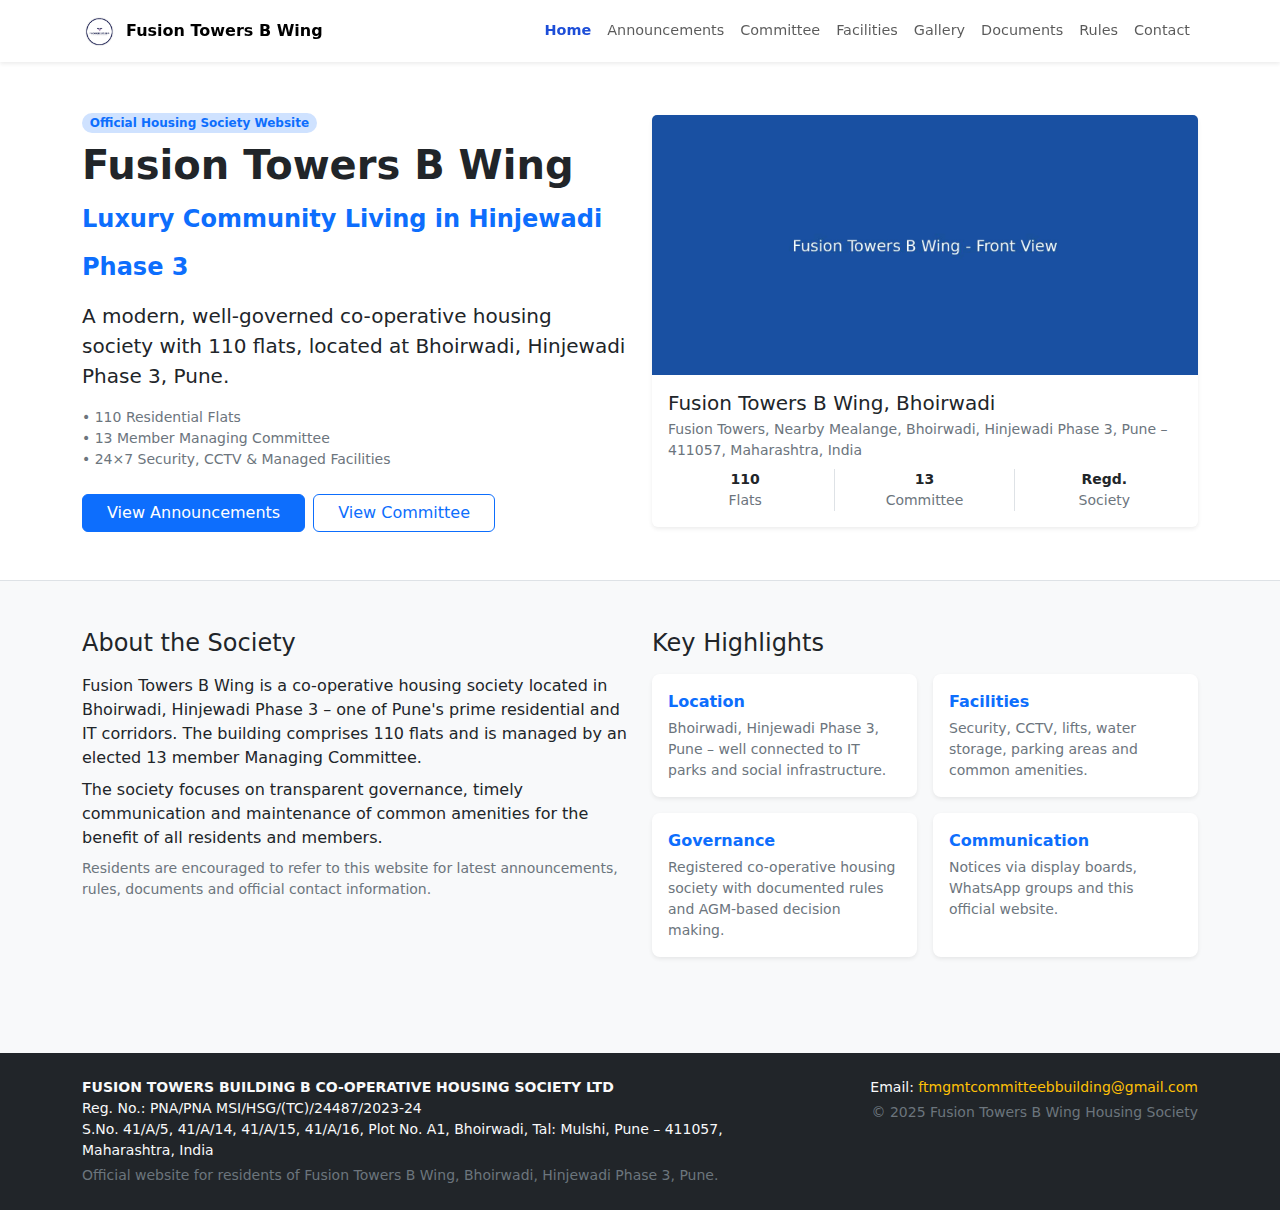
<file: index.html>
<!doctype html>
<html lang="en">
<head>
  <meta charset="UTF-8">
  <meta name="viewport" content="width=device-width, initial-scale=1">
  <title>Fusion Towers B Wing – Home</title>
  <meta name="description" content="Official portal of Fusion Towers B Wing Housing Society, Pune. Overview, facilities and key information for residents.">
  <link href="https://cdn.jsdelivr.net/npm/bootstrap@5.3.3/dist/css/bootstrap.min.css" rel="stylesheet"
        integrity="sha384-QWTKZyjpPEjISv5WaRU9OFeRpok6YctnYmDr5pNlyT2bRjXh0JMhjY6hW+ALEwIH" crossorigin="anonymous">
  <link rel="stylesheet" href="assets/css/style.css">

</head>
<body class="bg-light">
  <nav class="navbar navbar-expand-lg navbar-light bg-white shadow-sm sticky-top">
    <div class="container">
      <a class="navbar-brand d-flex align-items-center" href="index.html">
        <img src="images/logo.png" alt="Fusion Towers Logo" class="me-2 brand-logo">
        <span class="fw-semibold">Fusion Towers B Wing</span>
      </a>
      <button class="navbar-toggler" type="button" data-bs-toggle="collapse" data-bs-target="#mainNavbar"
              aria-controls="mainNavbar" aria-expanded="false" aria-label="Toggle navigation">
        <span class="navbar-toggler-icon"></span>
      </button>
      <div class="collapse navbar-collapse" id="mainNavbar">
        <ul class="navbar-nav ms-auto mb-2 mb-lg-0">
            <li class="nav-item"><a class="nav-link active" href="index.html">Home</a></li>
            <li class="nav-item"><a class="nav-link" href="announcements.html">Announcements</a></li>
            <li class="nav-item"><a class="nav-link" href="committee.html">Committee</a></li>
            <li class="nav-item"><a class="nav-link" href="facilities.html">Facilities</a></li>
            <li class="nav-item"><a class="nav-link" href="gallery.html">Gallery</a></li>
            <li class="nav-item"><a class="nav-link" href="documents.html">Documents</a></li>
            <li class="nav-item"><a class="nav-link" href="rules.html">Rules</a></li>
            <li class="nav-item"><a class="nav-link" href="contact.html">Contact</a></li>
        </ul>
      </div>
    </div>
  </nav>

  <main>
    <section class="py-5 bg-white border-bottom">
      <div class="container">
        <div class="row align-items-center g-4">
          <div class="col-lg-6">
            <span class="badge rounded-pill bg-primary-subtle text-primary mb-2">Official Housing Society Website</span>
            <h1 class="display-6 fw-semibold mb-3">Fusion Towers B Wing<br><span class="text-primary fs-4">Luxury Community Living in Hinjewadi Phase 3</span></h1>
            <p class="lead mb-3">
              A modern, well-governed co-operative housing society with 110 flats, located at Bhoirwadi, Hinjewadi Phase 3, Pune.
            </p>
            <ul class="list-unstyled text-secondary small mb-4">
              <li>• 110 Residential Flats</li>
              <li>• 13 Member Managing Committee</li>
              <li>• 24×7 Security, CCTV & Managed Facilities</li>
            </ul>
            <div class="d-flex flex-wrap gap-2">
              <a href="announcements.html" class="btn btn-primary px-4">View Announcements</a>
              <a href="committee.html" class="btn btn-outline-primary px-4">View Committee</a>
            </div>
          </div>
          <div class="col-lg-6">
            <div class="card border-0 shadow-sm hero-card">
              <img src="images/building-main.jpg" class="card-img-top" alt="Fusion Towers B Wing Front View">
              <div class="card-body">
                <h5 class="card-title mb-1">Fusion Towers B Wing, Bhoirwadi</h5>
                <p class="card-text small text-secondary mb-2">
                  Fusion Towers, Nearby Mealange, Bhoirwadi, Hinjewadi Phase 3, Pune – 411057, Maharashtra, India
                </p>
                <div class="row small text-center">
                  <div class="col-4 border-end">
                    <div class="fw-semibold">110</div>
                    <div class="text-secondary">Flats</div>
                  </div>
                  <div class="col-4 border-end">
                    <div class="fw-semibold">13</div>
                    <div class="text-secondary">Committee</div>
                  </div>
                  <div class="col-4">
                    <div class="fw-semibold">Regd.</div>
                    <div class="text-secondary">Society</div>
                  </div>
                </div>
              </div>
            </div>
          </div>
        </div>
      </div>
    </section>

    <section class="py-5">
      <div class="container">
        <div class="row g-4">
          <div class="col-md-6">
            <h2 class="h4 mb-3">About the Society</h2>
            <p class="mb-2">
              Fusion Towers B Wing is a co-operative housing society located in Bhoirwadi, Hinjewadi Phase 3 – one of Pune's
              prime residential and IT corridors. The building comprises 110 flats and is managed by an elected 13 member
              Managing Committee.
            </p>
            <p class="mb-2">
              The society focuses on transparent governance, timely communication and maintenance of common amenities for
              the benefit of all residents and members.
            </p>
            <p class="mb-0 text-secondary small">
              Residents are encouraged to refer to this website for latest announcements, rules, documents and official
              contact information.
            </p>
          </div>
          <div class="col-md-6">
            <h2 class="h4 mb-3">Key Highlights</h2>
            <div class="row g-3">
              <div class="col-sm-6">
                <div class="p-3 bg-white rounded-3 shadow-sm h-100">
                  <div class="fw-semibold mb-1 text-primary">Location</div>
                  <div class="small text-secondary">Bhoirwadi, Hinjewadi Phase 3, Pune – well connected to IT parks and social infrastructure.</div>
                </div>
              </div>
              <div class="col-sm-6">
                <div class="p-3 bg-white rounded-3 shadow-sm h-100">
                  <div class="fw-semibold mb-1 text-primary">Facilities</div>
                  <div class="small text-secondary">Security, CCTV, lifts, water storage, parking areas and common amenities.</div>
                </div>
              </div>
              <div class="col-sm-6">
                <div class="p-3 bg-white rounded-3 shadow-sm h-100">
                  <div class="fw-semibold mb-1 text-primary">Governance</div>
                  <div class="small text-secondary">Registered co-operative housing society with documented rules and AGM-based decision making.</div>
                </div>
              </div>
              <div class="col-sm-6">
                <div class="p-3 bg-white rounded-3 shadow-sm h-100">
                  <div class="fw-semibold mb-1 text-primary">Communication</div>
                  <div class="small text-secondary">Notices via display boards, WhatsApp groups and this official website.</div>
                </div>
              </div>
            </div>
          </div>
        </div>
      </div>
    </section>
  </main>
  <footer class="bg-dark text-light mt-5">
    <div class="container py-4 small">
      <div class="row">
        <div class="col-md-8">
          <p class="mb-1">
            <strong>FUSION TOWERS BUILDING B CO-OPERATIVE HOUSING SOCIETY LTD</strong><br>
            Reg. No.: PNA/PNA MSI/HSG/(TC)/24487/2023-24<br>
            S.No. 41/A/5, 41/A/14, 41/A/15, 41/A/16, Plot No. A1, Bhoirwadi, Tal: Mulshi, Pune – 411057, Maharashtra, India
          </p>
          <p class="mb-0 text-secondary">
            Official website for residents of Fusion Towers B Wing, Bhoirwadi, Hinjewadi Phase 3, Pune.
          </p>
        </div>
        <div class="col-md-4 text-md-end mt-3 mt-md-0">
          <p class="mb-1">Email: <a href="mailto:ftmgmtcommitteebbuilding@gmail.com" class="text-decoration-none text-warning">ftmgmtcommitteebbuilding@gmail.com</a></p>
          <p class="mb-0 text-secondary">© 2025 Fusion Towers B Wing Housing Society</p>
        </div>
      </div>
    </div>
  </footer>
  <script src="https://cdn.jsdelivr.net/npm/bootstrap@5.3.3/dist/js/bootstrap.bundle.min.js"
          integrity="sha384-YvpcrYf0tY3lHB60NNkmXc5s9fDVZLESaAA55NDzOxhy9GkcIdslK1eN7N6jIeHz"
          crossorigin="anonymous"></script>
  <script src="assets/js/main.js"></script>

</body>
</html>
</file>
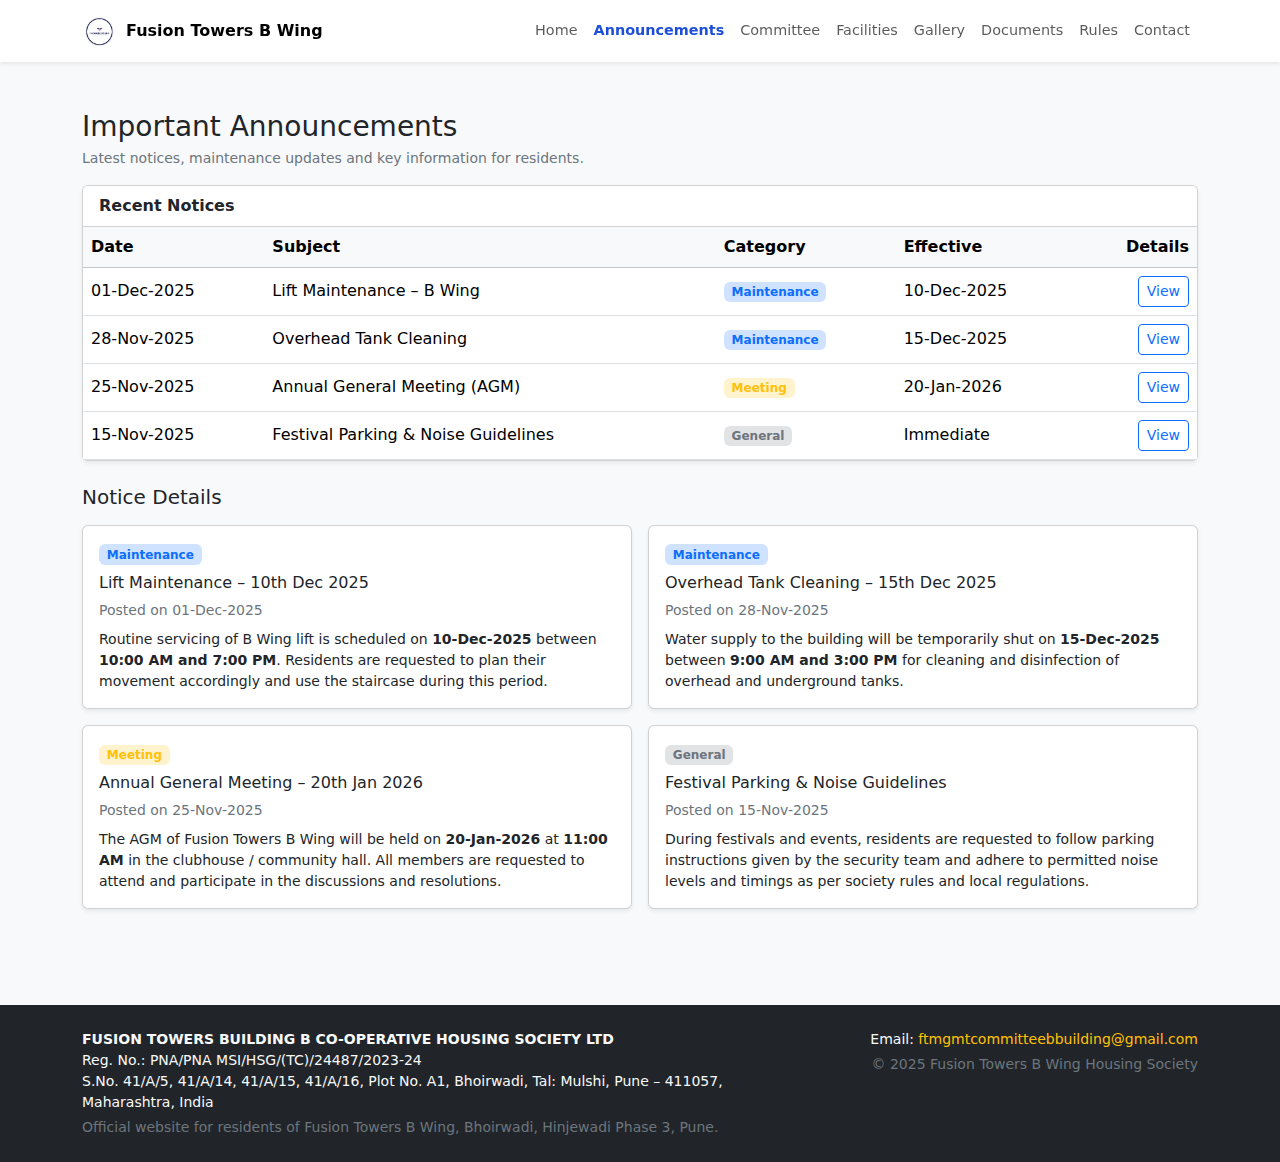
<file: announcements.html>
<!doctype html>
<html lang="en">
<head>
  <meta charset="UTF-8">
  <meta name="viewport" content="width=device-width, initial-scale=1">
  <title>Fusion Towers B Wing – Announcements</title>
  <meta name="description" content="Important announcements, notices and maintenance schedules for Fusion Towers B Wing Housing Society.">
  <link href="https://cdn.jsdelivr.net/npm/bootstrap@5.3.3/dist/css/bootstrap.min.css" rel="stylesheet"
        integrity="sha384-QWTKZyjpPEjISv5WaRU9OFeRpok6YctnYmDr5pNlyT2bRjXh0JMhjY6hW+ALEwIH" crossorigin="anonymous">
  <link rel="stylesheet" href="assets/css/style.css">

</head>
<body class="bg-light">
  <nav class="navbar navbar-expand-lg navbar-light bg-white shadow-sm sticky-top">
    <div class="container">
      <a class="navbar-brand d-flex align-items-center" href="index.html">
        <img src="images/logo.png" alt="Fusion Towers Logo" class="me-2 brand-logo">
        <span class="fw-semibold">Fusion Towers B Wing</span>
      </a>
      <button class="navbar-toggler" type="button" data-bs-toggle="collapse" data-bs-target="#mainNavbar"
              aria-controls="mainNavbar" aria-expanded="false" aria-label="Toggle navigation">
        <span class="navbar-toggler-icon"></span>
      </button>
      <div class="collapse navbar-collapse" id="mainNavbar">
        <ul class="navbar-nav ms-auto mb-2 mb-lg-0">
            <li class="nav-item"><a class="nav-link" href="index.html">Home</a></li>
            <li class="nav-item"><a class="nav-link active" href="announcements.html">Announcements</a></li>
            <li class="nav-item"><a class="nav-link" href="committee.html">Committee</a></li>
            <li class="nav-item"><a class="nav-link" href="facilities.html">Facilities</a></li>
            <li class="nav-item"><a class="nav-link" href="gallery.html">Gallery</a></li>
            <li class="nav-item"><a class="nav-link" href="documents.html">Documents</a></li>
            <li class="nav-item"><a class="nav-link" href="rules.html">Rules</a></li>
            <li class="nav-item"><a class="nav-link" href="contact.html">Contact</a></li>
        </ul>
      </div>
    </div>
  </nav>

  <main class="py-5">
    <div class="container">
      <div class="d-flex justify-content-between align-items-center mb-3">
        <div>
          <h1 class="h3 mb-1">Important Announcements</h1>
          <p class="text-secondary small mb-0">Latest notices, maintenance updates and key information for residents.</p>
        </div>
      </div>

      <div class="card mb-4 shadow-sm">
        <div class="card-header bg-white">
          <strong>Recent Notices</strong>
        </div>
        <div class="table-responsive">
          <table class="table table-hover mb-0 align-middle">
            <thead class="table-light">
              <tr>
                <th scope="col">Date</th>
                <th scope="col">Subject</th>
                <th scope="col">Category</th>
                <th scope="col">Effective</th>
                <th scope="col" class="text-end">Details</th>
              </tr>
            </thead>
            <tbody>
              <tr>
                <td>01-Dec-2025</td>
                <td>Lift Maintenance – B Wing</td>
                <td><span class="badge bg-primary-subtle text-primary">Maintenance</span></td>
                <td>10-Dec-2025</td>
                <td class="text-end"><a href="#lift-maint" class="btn btn-sm btn-outline-primary">View</a></td>
              </tr>
              <tr>
                <td>28-Nov-2025</td>
                <td>Overhead Tank Cleaning</td>
                <td><span class="badge bg-primary-subtle text-primary">Maintenance</span></td>
                <td>15-Dec-2025</td>
                <td class="text-end"><a href="#tank-clean" class="btn btn-sm btn-outline-primary">View</a></td>
              </tr>
              <tr>
                <td>25-Nov-2025</td>
                <td>Annual General Meeting (AGM)</td>
                <td><span class="badge bg-warning-subtle text-warning">Meeting</span></td>
                <td>20-Jan-2026</td>
                <td class="text-end"><a href="#agm" class="btn btn-sm btn-outline-primary">View</a></td>
              </tr>
              <tr>
                <td>15-Nov-2025</td>
                <td>Festival Parking & Noise Guidelines</td>
                <td><span class="badge bg-secondary-subtle text-secondary">General</span></td>
                <td>Immediate</td>
                <td class="text-end"><a href="#festival" class="btn btn-sm btn-outline-primary">View</a></td>
              </tr>
            </tbody>
          </table>
        </div>
      </div>

      <h2 class="h5 mb-3">Notice Details</h2>
      <div class="row g-3">
        <div class="col-md-6" id="lift-maint">
          <div class="card shadow-sm h-100">
            <div class="card-body">
              <span class="badge bg-primary-subtle text-primary small mb-2">Maintenance</span>
              <h3 class="h6">Lift Maintenance – 10th Dec 2025</h3>
              <p class="small text-secondary mb-2">Posted on 01-Dec-2025</p>
              <p class="small mb-0">
                Routine servicing of B Wing lift is scheduled on <strong>10-Dec-2025</strong> between
                <strong>10:00 AM and 7:00 PM</strong>. Residents are requested to plan their movement accordingly
                and use the staircase during this period.
              </p>
            </div>
          </div>
        </div>

        <div class="col-md-6" id="tank-clean">
          <div class="card shadow-sm h-100">
            <div class="card-body">
              <span class="badge bg-primary-subtle text-primary small mb-2">Maintenance</span>
              <h3 class="h6">Overhead Tank Cleaning – 15th Dec 2025</h3>
              <p class="small text-secondary mb-2">Posted on 28-Nov-2025</p>
              <p class="small mb-0">
                Water supply to the building will be temporarily shut on <strong>15-Dec-2025</strong> between
                <strong>9:00 AM and 3:00 PM</strong> for cleaning and disinfection of overhead and underground tanks.
              </p>
            </div>
          </div>
        </div>

        <div class="col-md-6" id="agm">
          <div class="card shadow-sm h-100">
            <div class="card-body">
              <span class="badge bg-warning-subtle text-warning small mb-2">Meeting</span>
              <h3 class="h6">Annual General Meeting – 20th Jan 2026</h3>
              <p class="small text-secondary mb-2">Posted on 25-Nov-2025</p>
              <p class="small mb-0">
                The AGM of Fusion Towers B Wing will be held on <strong>20-Jan-2026</strong> at <strong>11:00 AM</strong>
                in the clubhouse / community hall. All members are requested to attend and participate in the discussions
                and resolutions.
              </p>
            </div>
          </div>
        </div>

        <div class="col-md-6" id="festival">
          <div class="card shadow-sm h-100">
            <div class="card-body">
              <span class="badge bg-secondary-subtle text-secondary small mb-2">General</span>
              <h3 class="h6">Festival Parking & Noise Guidelines</h3>
              <p class="small text-secondary mb-2">Posted on 15-Nov-2025</p>
              <p class="small mb-0">
                During festivals and events, residents are requested to follow parking instructions given by the security
                team and adhere to permitted noise levels and timings as per society rules and local regulations.
              </p>
            </div>
          </div>
        </div>
      </div>
    </div>
  </main>
  <footer class="bg-dark text-light mt-5">
    <div class="container py-4 small">
      <div class="row">
        <div class="col-md-8">
          <p class="mb-1">
            <strong>FUSION TOWERS BUILDING B CO-OPERATIVE HOUSING SOCIETY LTD</strong><br>
            Reg. No.: PNA/PNA MSI/HSG/(TC)/24487/2023-24<br>
            S.No. 41/A/5, 41/A/14, 41/A/15, 41/A/16, Plot No. A1, Bhoirwadi, Tal: Mulshi, Pune – 411057, Maharashtra, India
          </p>
          <p class="mb-0 text-secondary">
            Official website for residents of Fusion Towers B Wing, Bhoirwadi, Hinjewadi Phase 3, Pune.
          </p>
        </div>
        <div class="col-md-4 text-md-end mt-3 mt-md-0">
          <p class="mb-1">Email: <a href="mailto:ftmgmtcommitteebbuilding@gmail.com" class="text-decoration-none text-warning">ftmgmtcommitteebbuilding@gmail.com</a></p>
          <p class="mb-0 text-secondary">© 2025 Fusion Towers B Wing Housing Society</p>
        </div>
      </div>
    </div>
  </footer>
  <script src="https://cdn.jsdelivr.net/npm/bootstrap@5.3.3/dist/js/bootstrap.bundle.min.js"
          integrity="sha384-YvpcrYf0tY3lHB60NNkmXc5s9fDVZLESaAA55NDzOxhy9GkcIdslK1eN7N6jIeHz"
          crossorigin="anonymous"></script>
  <script src="assets/js/main.js"></script>

</body>
</html>
</file>
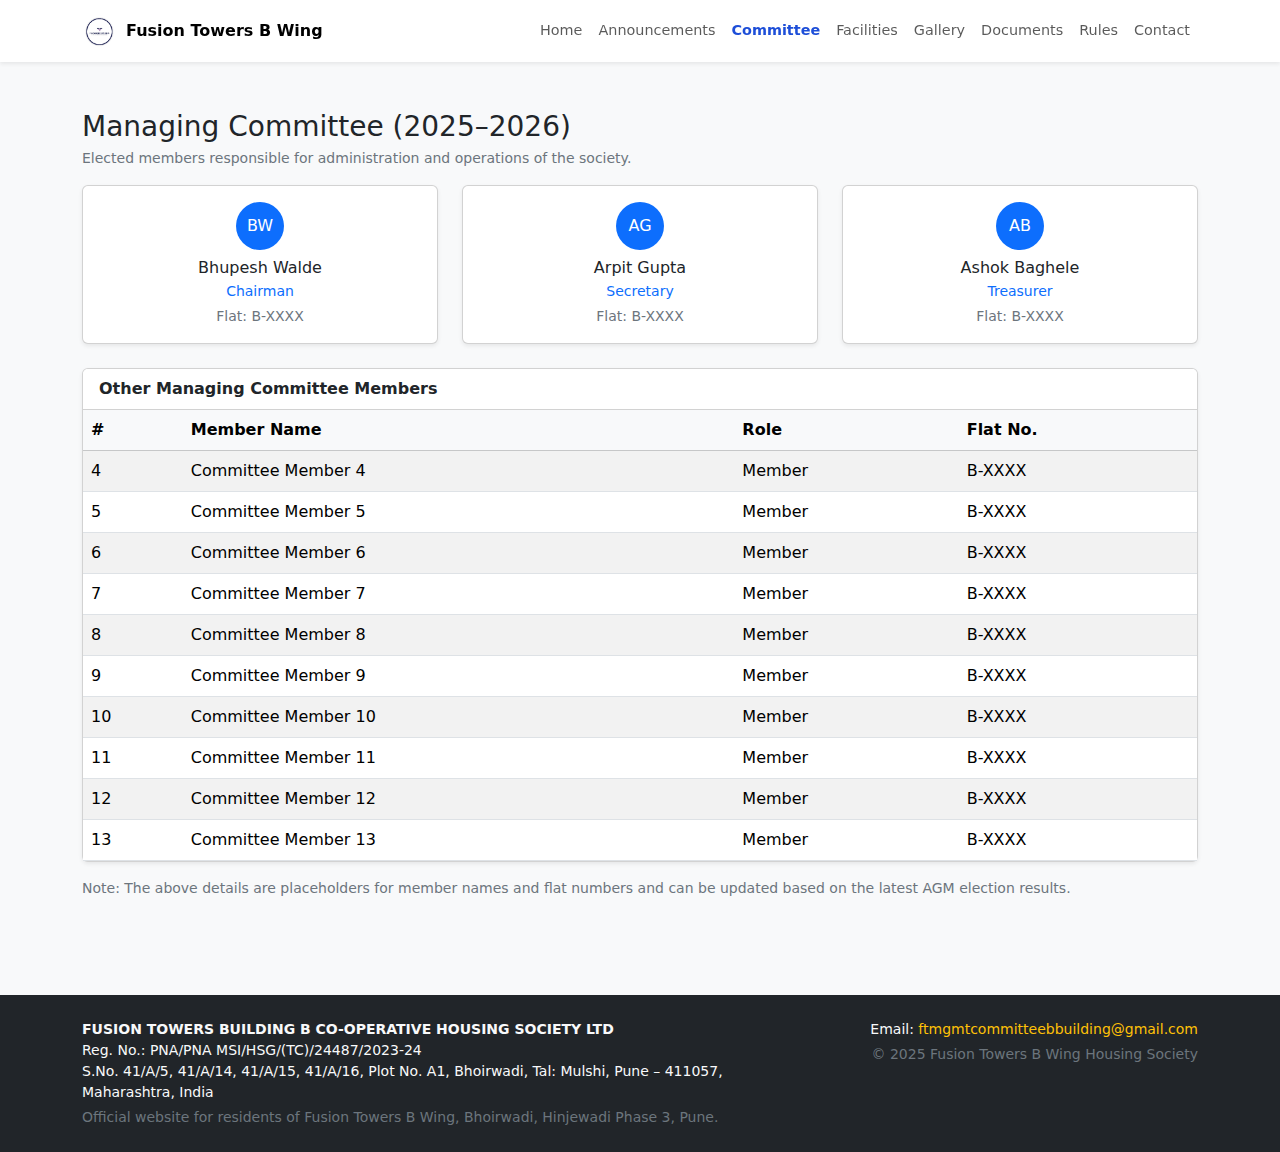
<file: committee.html>
<!doctype html>
<html lang="en">
<head>
  <meta charset="UTF-8">
  <meta name="viewport" content="width=device-width, initial-scale=1">
  <title>Fusion Towers B Wing – Managing Committee</title>
  <meta name="description" content="Details of the Managing Committee of Fusion Towers B Wing Housing Society, Pune.">
  <link href="https://cdn.jsdelivr.net/npm/bootstrap@5.3.3/dist/css/bootstrap.min.css" rel="stylesheet"
        integrity="sha384-QWTKZyjpPEjISv5WaRU9OFeRpok6YctnYmDr5pNlyT2bRjXh0JMhjY6hW+ALEwIH" crossorigin="anonymous">
  <link rel="stylesheet" href="assets/css/style.css">

</head>
<body class="bg-light">
  <nav class="navbar navbar-expand-lg navbar-light bg-white shadow-sm sticky-top">
    <div class="container">
      <a class="navbar-brand d-flex align-items-center" href="index.html">
        <img src="images/logo.png" alt="Fusion Towers Logo" class="me-2 brand-logo">
        <span class="fw-semibold">Fusion Towers B Wing</span>
      </a>
      <button class="navbar-toggler" type="button" data-bs-toggle="collapse" data-bs-target="#mainNavbar"
              aria-controls="mainNavbar" aria-expanded="false" aria-label="Toggle navigation">
        <span class="navbar-toggler-icon"></span>
      </button>
      <div class="collapse navbar-collapse" id="mainNavbar">
        <ul class="navbar-nav ms-auto mb-2 mb-lg-0">
            <li class="nav-item"><a class="nav-link" href="index.html">Home</a></li>
            <li class="nav-item"><a class="nav-link" href="announcements.html">Announcements</a></li>
            <li class="nav-item"><a class="nav-link active" href="committee.html">Committee</a></li>
            <li class="nav-item"><a class="nav-link" href="facilities.html">Facilities</a></li>
            <li class="nav-item"><a class="nav-link" href="gallery.html">Gallery</a></li>
            <li class="nav-item"><a class="nav-link" href="documents.html">Documents</a></li>
            <li class="nav-item"><a class="nav-link" href="rules.html">Rules</a></li>
            <li class="nav-item"><a class="nav-link" href="contact.html">Contact</a></li>
        </ul>
      </div>
    </div>
  </nav>

  <main class="py-5">
    <div class="container">
      <div class="d-flex justify-content-between align-items-center mb-3">
        <div>
          <h1 class="h3 mb-1">Managing Committee (2025–2026)</h1>
          <p class="text-secondary small mb-0">Elected members responsible for administration and operations of the society.</p>
        </div>
      </div>

      <div class="row g-4 mb-4">
        <div class="col-md-4">
          <div class="card shadow-sm text-center h-100">
            <div class="card-body">
              <div class="rounded-circle bg-primary text-white d-inline-flex align-items-center justify-content-center mb-2" style="width:48px;height:48px;">BW</div>
              <h3 class="h6 mb-1">Bhupesh Walde</h3>
              <p class="small text-primary mb-1">Chairman</p>
              <p class="small text-secondary mb-0">Flat: B-XXXX</p>
            </div>
          </div>
        </div>
        <div class="col-md-4">
          <div class="card shadow-sm text-center h-100">
            <div class="card-body">
              <div class="rounded-circle bg-primary text-white d-inline-flex align-items-center justify-content-center mb-2" style="width:48px;height:48px;">AG</div>
              <h3 class="h6 mb-1">Arpit Gupta</h3>
              <p class="small text-primary mb-1">Secretary</p>
              <p class="small text-secondary mb-0">Flat: B-XXXX</p>
            </div>
          </div>
        </div>
        <div class="col-md-4">
          <div class="card shadow-sm text-center h-100">
            <div class="card-body">
              <div class="rounded-circle bg-primary text-white d-inline-flex align-items-center justify-content-center mb-2" style="width:48px;height:48px;">AB</div>
              <h3 class="h6 mb-1">Ashok Baghele</h3>
              <p class="small text-primary mb-1">Treasurer</p>
              <p class="small text-secondary mb-0">Flat: B-XXXX</p>
            </div>
          </div>
        </div>
      </div>

      <div class="card shadow-sm">
        <div class="card-header bg-white">
          <strong>Other Managing Committee Members</strong>
        </div>
        <div class="table-responsive">
          <table class="table table-striped mb-0 align-middle">
            <thead class="table-light">
              <tr>
                <th scope="col">#</th>
                <th scope="col">Member Name</th>
                <th scope="col">Role</th>
                <th scope="col">Flat No.</th>
              </tr>
            </thead>
            <tbody>
              <tr><td>4</td><td>Committee Member 4</td><td>Member</td><td>B-XXXX</td></tr>
              <tr><td>5</td><td>Committee Member 5</td><td>Member</td><td>B-XXXX</td></tr>
              <tr><td>6</td><td>Committee Member 6</td><td>Member</td><td>B-XXXX</td></tr>
              <tr><td>7</td><td>Committee Member 7</td><td>Member</td><td>B-XXXX</td></tr>
              <tr><td>8</td><td>Committee Member 8</td><td>Member</td><td>B-XXXX</td></tr>
              <tr><td>9</td><td>Committee Member 9</td><td>Member</td><td>B-XXXX</td></tr>
              <tr><td>10</td><td>Committee Member 10</td><td>Member</td><td>B-XXXX</td></tr>
              <tr><td>11</td><td>Committee Member 11</td><td>Member</td><td>B-XXXX</td></tr>
              <tr><td>12</td><td>Committee Member 12</td><td>Member</td><td>B-XXXX</td></tr>
              <tr><td>13</td><td>Committee Member 13</td><td>Member</td><td>B-XXXX</td></tr>
            </tbody>
          </table>
        </div>
      </div>

      <p class="small text-secondary mt-3 mb-0">
        Note: The above details are placeholders for member names and flat numbers and can be updated based on the latest AGM election results.
      </p>
    </div>
  </main>
  <footer class="bg-dark text-light mt-5">
    <div class="container py-4 small">
      <div class="row">
        <div class="col-md-8">
          <p class="mb-1">
            <strong>FUSION TOWERS BUILDING B CO-OPERATIVE HOUSING SOCIETY LTD</strong><br>
            Reg. No.: PNA/PNA MSI/HSG/(TC)/24487/2023-24<br>
            S.No. 41/A/5, 41/A/14, 41/A/15, 41/A/16, Plot No. A1, Bhoirwadi, Tal: Mulshi, Pune – 411057, Maharashtra, India
          </p>
          <p class="mb-0 text-secondary">
            Official website for residents of Fusion Towers B Wing, Bhoirwadi, Hinjewadi Phase 3, Pune.
          </p>
        </div>
        <div class="col-md-4 text-md-end mt-3 mt-md-0">
          <p class="mb-1">Email: <a href="mailto:ftmgmtcommitteebbuilding@gmail.com" class="text-decoration-none text-warning">ftmgmtcommitteebbuilding@gmail.com</a></p>
          <p class="mb-0 text-secondary">© 2025 Fusion Towers B Wing Housing Society</p>
        </div>
      </div>
    </div>
  </footer>
  <script src="https://cdn.jsdelivr.net/npm/bootstrap@5.3.3/dist/js/bootstrap.bundle.min.js"
          integrity="sha384-YvpcrYf0tY3lHB60NNkmXc5s9fDVZLESaAA55NDzOxhy9GkcIdslK1eN7N6jIeHz"
          crossorigin="anonymous"></script>
  <script src="assets/js/main.js"></script>

</body>
</html>
</file>
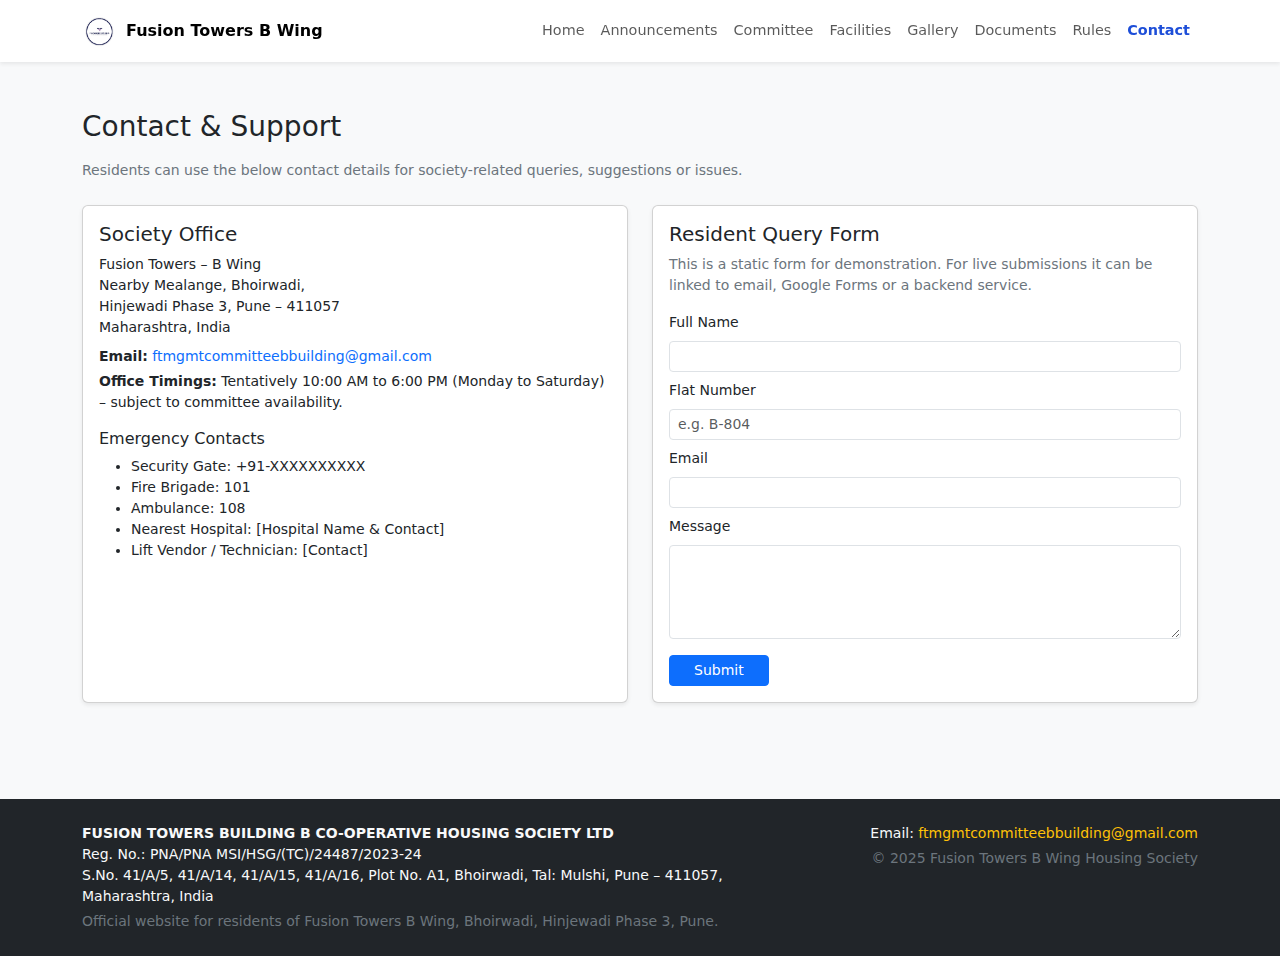
<file: contact.html>
<!doctype html>
<html lang="en">
<head>
  <meta charset="UTF-8">
  <meta name="viewport" content="width=device-width, initial-scale=1">
  <title>Fusion Towers B Wing – Contact</title>
  <meta name="description" content="Contact details for Fusion Towers B Wing Housing Society, Pune, including society office and emergency contacts.">
  <link href="https://cdn.jsdelivr.net/npm/bootstrap@5.3.3/dist/css/bootstrap.min.css" rel="stylesheet"
        integrity="sha384-QWTKZyjpPEjISv5WaRU9OFeRpok6YctnYmDr5pNlyT2bRjXh0JMhjY6hW+ALEwIH" crossorigin="anonymous">
  <link rel="stylesheet" href="assets/css/style.css">

</head>
<body class="bg-light">
  <nav class="navbar navbar-expand-lg navbar-light bg-white shadow-sm sticky-top">
    <div class="container">
      <a class="navbar-brand d-flex align-items-center" href="index.html">
        <img src="images/logo.png" alt="Fusion Towers Logo" class="me-2 brand-logo">
        <span class="fw-semibold">Fusion Towers B Wing</span>
      </a>
      <button class="navbar-toggler" type="button" data-bs-toggle="collapse" data-bs-target="#mainNavbar"
              aria-controls="mainNavbar" aria-expanded="false" aria-label="Toggle navigation">
        <span class="navbar-toggler-icon"></span>
      </button>
      <div class="collapse navbar-collapse" id="mainNavbar">
        <ul class="navbar-nav ms-auto mb-2 mb-lg-0">
            <li class="nav-item"><a class="nav-link" href="index.html">Home</a></li>
            <li class="nav-item"><a class="nav-link" href="announcements.html">Announcements</a></li>
            <li class="nav-item"><a class="nav-link" href="committee.html">Committee</a></li>
            <li class="nav-item"><a class="nav-link" href="facilities.html">Facilities</a></li>
            <li class="nav-item"><a class="nav-link" href="gallery.html">Gallery</a></li>
            <li class="nav-item"><a class="nav-link" href="documents.html">Documents</a></li>
            <li class="nav-item"><a class="nav-link" href="rules.html">Rules</a></li>
            <li class="nav-item"><a class="nav-link active" href="contact.html">Contact</a></li>
        </ul>
      </div>
    </div>
  </nav>

  <main class="py-5">
    <div class="container">
      <h1 class="h3 mb-3">Contact & Support</h1>
      <p class="text-secondary small mb-4">Residents can use the below contact details for society-related queries, suggestions or issues.</p>

      <div class="row g-4">
        <div class="col-md-6">
          <div class="card shadow-sm h-100">
            <div class="card-body">
              <h2 class="h5">Society Office</h2>
              <p class="small mb-2">
                Fusion Towers – B Wing<br>
                Nearby Mealange, Bhoirwadi,<br>
                Hinjewadi Phase 3, Pune – 411057<br>
                Maharashtra, India
              </p>
              <p class="small mb-1">
                <strong>Email:</strong>
                <a href="mailto:ftmgmtcommitteebbuilding@gmail.com" class="text-decoration-none">ftmgmtcommitteebbuilding@gmail.com</a>
              </p>
              <p class="small mb-3">
                <strong>Office Timings:</strong> Tentatively 10:00 AM to 6:00 PM (Monday to Saturday) – subject to committee availability.
              </p>

              <h3 class="h6">Emergency Contacts</h3>
              <ul class="small mb-0">
                <li>Security Gate: +91-XXXXXXXXXX</li>
                <li>Fire Brigade: 101</li>
                <li>Ambulance: 108</li>
                <li>Nearest Hospital: [Hospital Name & Contact]</li>
                <li>Lift Vendor / Technician: [Contact]</li>
              </ul>
            </div>
          </div>
        </div>

        <div class="col-md-6">
          <div class="card shadow-sm h-100">
            <div class="card-body">
              <h2 class="h5">Resident Query Form</h2>
              <p class="small text-secondary">
                This is a static form for demonstration. For live submissions it can be linked to email, Google Forms or a backend service.
              </p>
              <form class="small" onsubmit="event.preventDefault(); alert('Thank you. This demo form is not yet connected to a backend.');">
                <div class="mb-2">
                  <label for="name" class="form-label">Full Name</label>
                  <input type="text" class="form-control form-control-sm" id="name" required>
                </div>
                <div class="mb-2">
                  <label for="flat" class="form-label">Flat Number</label>
                  <input type="text" class="form-control form-control-sm" id="flat" placeholder="e.g. B-804" required>
                </div>
                <div class="mb-2">
                  <label for="email" class="form-label">Email</label>
                  <input type="email" class="form-control form-control-sm" id="email" required>
                </div>
                <div class="mb-3">
                  <label for="message" class="form-label">Message</label>
                  <textarea class="form-control form-control-sm" id="message" rows="4" required></textarea>
                </div>
                <button type="submit" class="btn btn-primary btn-sm px-4">Submit</button>
              </form>
            </div>
          </div>
        </div>
      </div>

    </div>
  </main>
  <footer class="bg-dark text-light mt-5">
    <div class="container py-4 small">
      <div class="row">
        <div class="col-md-8">
          <p class="mb-1">
            <strong>FUSION TOWERS BUILDING B CO-OPERATIVE HOUSING SOCIETY LTD</strong><br>
            Reg. No.: PNA/PNA MSI/HSG/(TC)/24487/2023-24<br>
            S.No. 41/A/5, 41/A/14, 41/A/15, 41/A/16, Plot No. A1, Bhoirwadi, Tal: Mulshi, Pune – 411057, Maharashtra, India
          </p>
          <p class="mb-0 text-secondary">
            Official website for residents of Fusion Towers B Wing, Bhoirwadi, Hinjewadi Phase 3, Pune.
          </p>
        </div>
        <div class="col-md-4 text-md-end mt-3 mt-md-0">
          <p class="mb-1">Email: <a href="mailto:ftmgmtcommitteebbuilding@gmail.com" class="text-decoration-none text-warning">ftmgmtcommitteebbuilding@gmail.com</a></p>
          <p class="mb-0 text-secondary">© 2025 Fusion Towers B Wing Housing Society</p>
        </div>
      </div>
    </div>
  </footer>
  <script src="https://cdn.jsdelivr.net/npm/bootstrap@5.3.3/dist/js/bootstrap.bundle.min.js"
          integrity="sha384-YvpcrYf0tY3lHB60NNkmXc5s9fDVZLESaAA55NDzOxhy9GkcIdslK1eN7N6jIeHz"
          crossorigin="anonymous"></script>
  <script src="assets/js/main.js"></script>

</body>
</html>
</file>
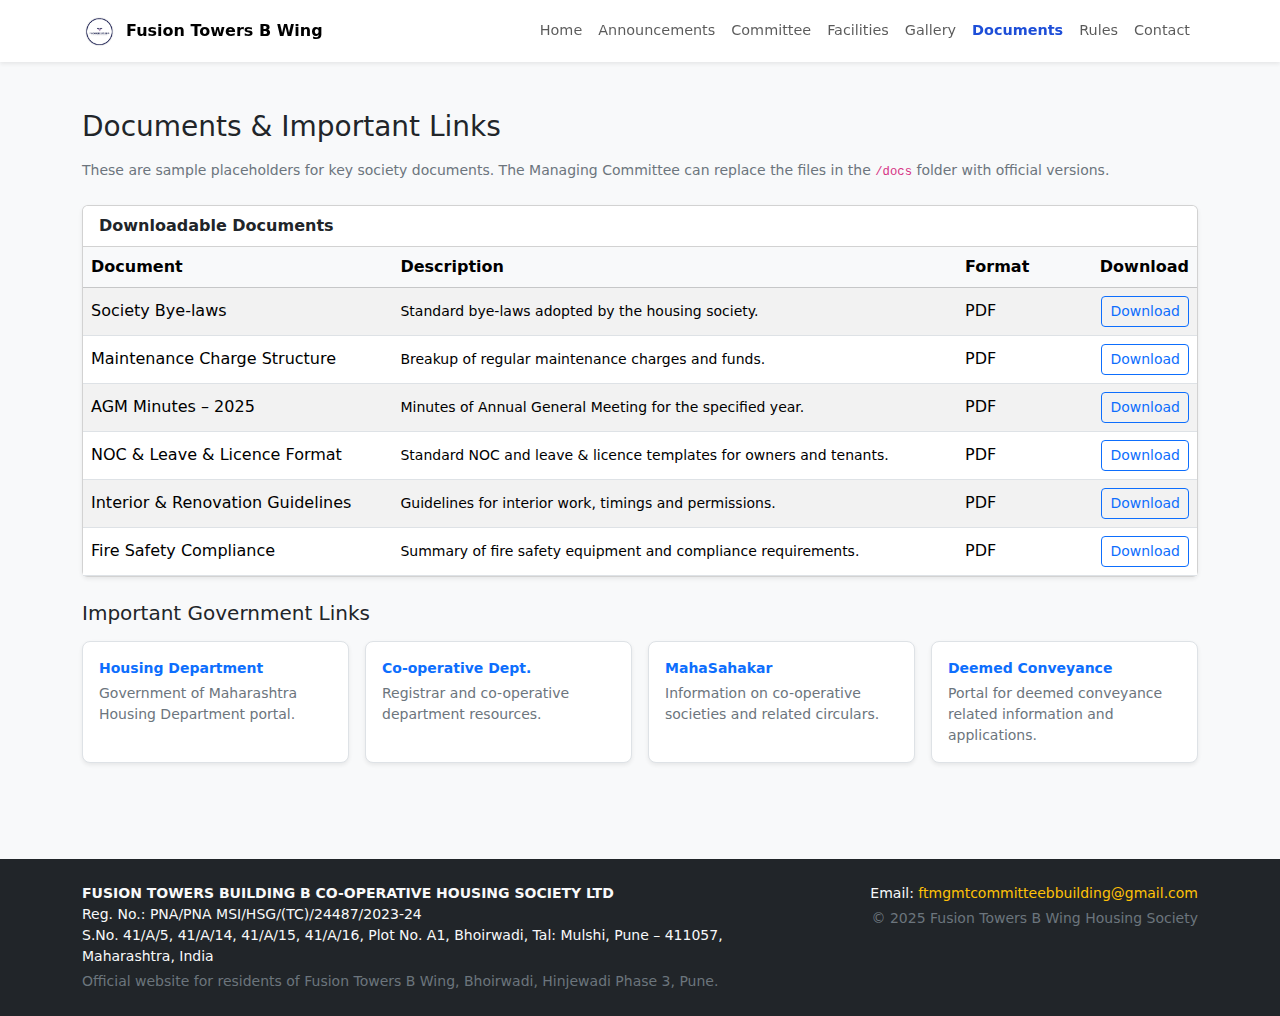
<file: documents.html>
<!doctype html>
<html lang="en">
<head>
  <meta charset="UTF-8">
  <meta name="viewport" content="width=device-width, initial-scale=1">
  <title>Fusion Towers B Wing – Documents & Links</title>
  <meta name="description" content="Downloadable documents and important government links for Fusion Towers B Wing Housing Society.">
  <link href="https://cdn.jsdelivr.net/npm/bootstrap@5.3.3/dist/css/bootstrap.min.css" rel="stylesheet"
        integrity="sha384-QWTKZyjpPEjISv5WaRU9OFeRpok6YctnYmDr5pNlyT2bRjXh0JMhjY6hW+ALEwIH" crossorigin="anonymous">
  <link rel="stylesheet" href="assets/css/style.css">

</head>
<body class="bg-light">
  <nav class="navbar navbar-expand-lg navbar-light bg-white shadow-sm sticky-top">
    <div class="container">
      <a class="navbar-brand d-flex align-items-center" href="index.html">
        <img src="images/logo.png" alt="Fusion Towers Logo" class="me-2 brand-logo">
        <span class="fw-semibold">Fusion Towers B Wing</span>
      </a>
      <button class="navbar-toggler" type="button" data-bs-toggle="collapse" data-bs-target="#mainNavbar"
              aria-controls="mainNavbar" aria-expanded="false" aria-label="Toggle navigation">
        <span class="navbar-toggler-icon"></span>
      </button>
      <div class="collapse navbar-collapse" id="mainNavbar">
        <ul class="navbar-nav ms-auto mb-2 mb-lg-0">
            <li class="nav-item"><a class="nav-link" href="index.html">Home</a></li>
            <li class="nav-item"><a class="nav-link" href="announcements.html">Announcements</a></li>
            <li class="nav-item"><a class="nav-link" href="committee.html">Committee</a></li>
            <li class="nav-item"><a class="nav-link" href="facilities.html">Facilities</a></li>
            <li class="nav-item"><a class="nav-link" href="gallery.html">Gallery</a></li>
            <li class="nav-item"><a class="nav-link active" href="documents.html">Documents</a></li>
            <li class="nav-item"><a class="nav-link" href="rules.html">Rules</a></li>
            <li class="nav-item"><a class="nav-link" href="contact.html">Contact</a></li>
        </ul>
      </div>
    </div>
  </nav>

  <main class="py-5">
    <div class="container">
      <h1 class="h3 mb-3">Documents & Important Links</h1>
      <p class="text-secondary small mb-4">
        These are sample placeholders for key society documents. The Managing Committee can replace the files in the
        <code>/docs</code> folder with official versions.
      </p>

      <div class="card shadow-sm mb-4">
        <div class="card-header bg-white">
          <strong>Downloadable Documents</strong>
        </div>
        <div class="table-responsive">
          <table class="table table-striped mb-0 align-middle">
            <thead class="table-light">
              <tr>
                <th scope="col">Document</th>
                <th scope="col">Description</th>
                <th scope="col" style="width: 120px;">Format</th>
                <th scope="col" class="text-end" style="width: 120px;">Download</th>
              </tr>
            </thead>
            <tbody>
              <tr>
                <td>Society Bye-laws</td>
                <td class="small">Standard bye-laws adopted by the housing society.</td>
                <td>PDF</td>
                <td class="text-end"><a href="docs/society-bye-laws.pdf" class="btn btn-sm btn-outline-primary">Download</a></td>
              </tr>
              <tr>
                <td>Maintenance Charge Structure</td>
                <td class="small">Breakup of regular maintenance charges and funds.</td>
                <td>PDF</td>
                <td class="text-end"><a href="docs/maintenance-structure.pdf" class="btn btn-sm btn-outline-primary">Download</a></td>
              </tr>
              <tr>
                <td>AGM Minutes – 2025</td>
                <td class="small">Minutes of Annual General Meeting for the specified year.</td>
                <td>PDF</td>
                <td class="text-end"><a href="docs/agm-minutes-2025.pdf" class="btn btn-sm btn-outline-primary">Download</a></td>
              </tr>
              <tr>
                <td>NOC & Leave & Licence Format</td>
                <td class="small">Standard NOC and leave & licence templates for owners and tenants.</td>
                <td>PDF</td>
                <td class="text-end"><a href="docs/noc-format.pdf" class="btn btn-sm btn-outline-primary">Download</a></td>
              </tr>
              <tr>
                <td>Interior & Renovation Guidelines</td>
                <td class="small">Guidelines for interior work, timings and permissions.</td>
                <td>PDF</td>
                <td class="text-end"><a href="docs/renovation-guidelines.pdf" class="btn btn-sm btn-outline-primary">Download</a></td>
              </tr>
              <tr>
                <td>Fire Safety Compliance</td>
                <td class="small">Summary of fire safety equipment and compliance requirements.</td>
                <td>PDF</td>
                <td class="text-end"><a href="docs/fire-safety-compliance.pdf" class="btn btn-sm btn-outline-primary">Download</a></td>
              </tr>
            </tbody>
          </table>
        </div>
      </div>

      <h2 class="h5 mb-3">Important Government Links</h2>
      <div class="row g-3">
        <div class="col-md-6 col-lg-3">
          <a href="https://housing.maharashtra.gov.in" target="_blank" class="text-decoration-none">
            <div class="p-3 bg-white border rounded-3 shadow-sm h-100">
              <div class="fw-semibold mb-1 text-primary small">Housing Department</div>
              <div class="small text-secondary">Government of Maharashtra Housing Department portal.</div>
            </div>
          </a>
        </div>
        <div class="col-md-6 col-lg-3">
          <a href="https://sahakarayukta.maharashtra.gov.in" target="_blank" class="text-decoration-none">
            <div class="p-3 bg-white border rounded-3 shadow-sm h-100">
              <div class="fw-semibold mb-1 text-primary small">Co-operative Dept.</div>
              <div class="small text-secondary">Registrar and co-operative department resources.</div>
            </div>
          </a>
        </div>
        <div class="col-md-6 col-lg-3">
          <a href="https://mahasahakar.maharashtra.gov.in" target="_blank" class="text-decoration-none">
            <div class="p-3 bg-white border rounded-3 shadow-sm h-100">
              <div class="fw-semibold mb-1 text-primary small">MahaSahakar</div>
              <div class="small text-secondary">Information on co-operative societies and related circulars.</div>
            </div>
          </a>
        </div>
        <div class="col-md-6 col-lg-3">
          <a href="https://conveyance.maharashtra.gov.in" target="_blank" class="text-decoration-none">
            <div class="p-3 bg-white border rounded-3 shadow-sm h-100">
              <div class="fw-semibold mb-1 text-primary small">Deemed Conveyance</div>
              <div class="small text-secondary">Portal for deemed conveyance related information and applications.</div>
            </div>
          </a>
        </div>
      </div>
    </div>
  </main>
  <footer class="bg-dark text-light mt-5">
    <div class="container py-4 small">
      <div class="row">
        <div class="col-md-8">
          <p class="mb-1">
            <strong>FUSION TOWERS BUILDING B CO-OPERATIVE HOUSING SOCIETY LTD</strong><br>
            Reg. No.: PNA/PNA MSI/HSG/(TC)/24487/2023-24<br>
            S.No. 41/A/5, 41/A/14, 41/A/15, 41/A/16, Plot No. A1, Bhoirwadi, Tal: Mulshi, Pune – 411057, Maharashtra, India
          </p>
          <p class="mb-0 text-secondary">
            Official website for residents of Fusion Towers B Wing, Bhoirwadi, Hinjewadi Phase 3, Pune.
          </p>
        </div>
        <div class="col-md-4 text-md-end mt-3 mt-md-0">
          <p class="mb-1">Email: <a href="mailto:ftmgmtcommitteebbuilding@gmail.com" class="text-decoration-none text-warning">ftmgmtcommitteebbuilding@gmail.com</a></p>
          <p class="mb-0 text-secondary">© 2025 Fusion Towers B Wing Housing Society</p>
        </div>
      </div>
    </div>
  </footer>
  <script src="https://cdn.jsdelivr.net/npm/bootstrap@5.3.3/dist/js/bootstrap.bundle.min.js"
          integrity="sha384-YvpcrYf0tY3lHB60NNkmXc5s9fDVZLESaAA55NDzOxhy9GkcIdslK1eN7N6jIeHz"
          crossorigin="anonymous"></script>
  <script src="assets/js/main.js"></script>

</body>
</html>
</file>
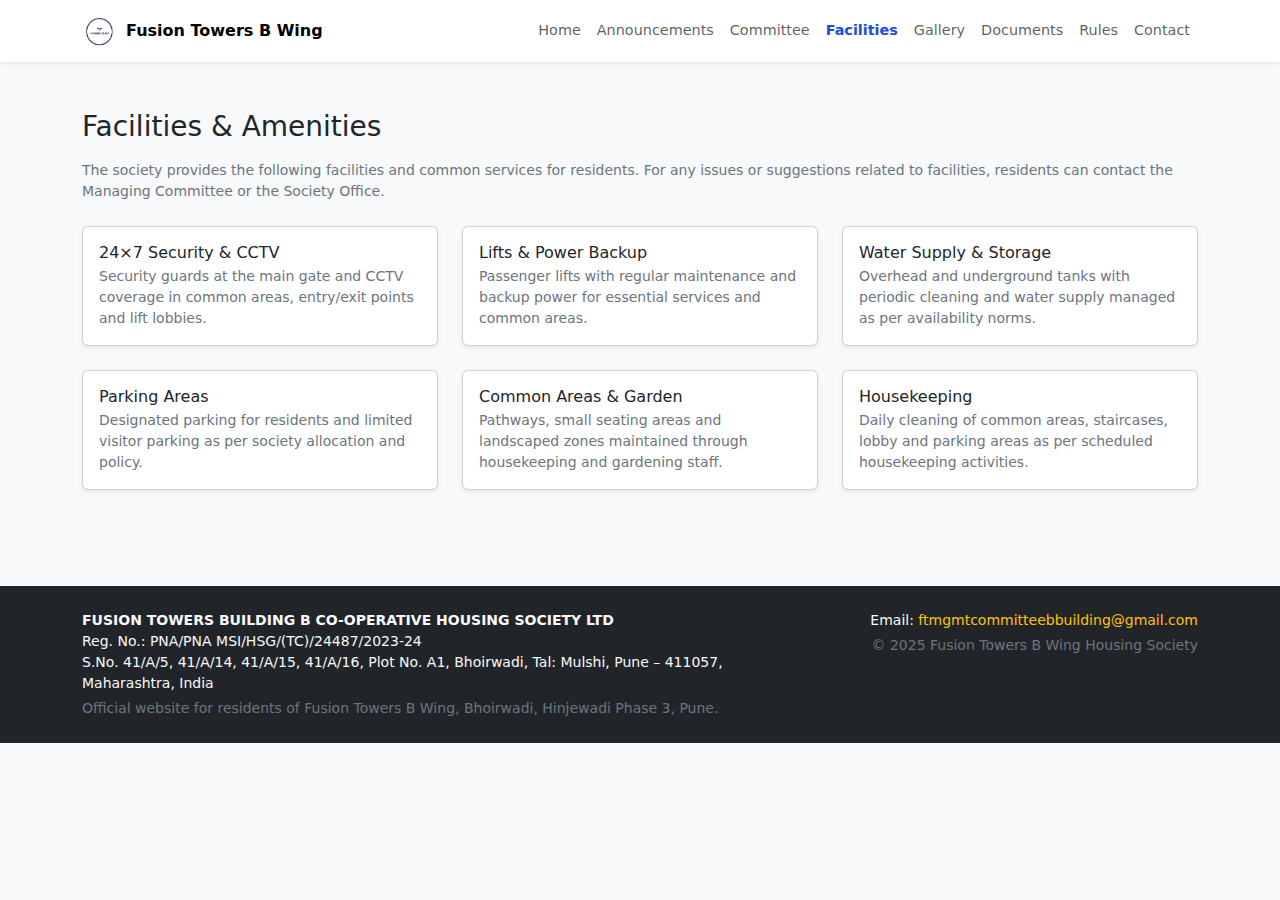
<file: facilities.html>
<!doctype html>
<html lang="en">
<head>
  <meta charset="UTF-8">
  <meta name="viewport" content="width=device-width, initial-scale=1">
  <title>Fusion Towers B Wing – Facilities</title>
  <meta name="description" content="Overview of facilities and amenities available at Fusion Towers B Wing Housing Society, Pune.">
  <link href="https://cdn.jsdelivr.net/npm/bootstrap@5.3.3/dist/css/bootstrap.min.css" rel="stylesheet"
        integrity="sha384-QWTKZyjpPEjISv5WaRU9OFeRpok6YctnYmDr5pNlyT2bRjXh0JMhjY6hW+ALEwIH" crossorigin="anonymous">
  <link rel="stylesheet" href="assets/css/style.css">

</head>
<body class="bg-light">
  <nav class="navbar navbar-expand-lg navbar-light bg-white shadow-sm sticky-top">
    <div class="container">
      <a class="navbar-brand d-flex align-items-center" href="index.html">
        <img src="images/logo.png" alt="Fusion Towers Logo" class="me-2 brand-logo">
        <span class="fw-semibold">Fusion Towers B Wing</span>
      </a>
      <button class="navbar-toggler" type="button" data-bs-toggle="collapse" data-bs-target="#mainNavbar"
              aria-controls="mainNavbar" aria-expanded="false" aria-label="Toggle navigation">
        <span class="navbar-toggler-icon"></span>
      </button>
      <div class="collapse navbar-collapse" id="mainNavbar">
        <ul class="navbar-nav ms-auto mb-2 mb-lg-0">
            <li class="nav-item"><a class="nav-link" href="index.html">Home</a></li>
            <li class="nav-item"><a class="nav-link" href="announcements.html">Announcements</a></li>
            <li class="nav-item"><a class="nav-link" href="committee.html">Committee</a></li>
            <li class="nav-item"><a class="nav-link active" href="facilities.html">Facilities</a></li>
            <li class="nav-item"><a class="nav-link" href="gallery.html">Gallery</a></li>
            <li class="nav-item"><a class="nav-link" href="documents.html">Documents</a></li>
            <li class="nav-item"><a class="nav-link" href="rules.html">Rules</a></li>
            <li class="nav-item"><a class="nav-link" href="contact.html">Contact</a></li>
        </ul>
      </div>
    </div>
  </nav>

  <main class="py-5">
    <div class="container">
      <h1 class="h3 mb-3">Facilities & Amenities</h1>
      <p class="text-secondary small mb-4">
        The society provides the following facilities and common services for residents. For any issues or suggestions related
        to facilities, residents can contact the Managing Committee or the Society Office.
      </p>

      <div class="row g-4">
        <div class="col-md-6 col-lg-4">
          <div class="card shadow-sm h-100">
            <div class="card-body">
              <h3 class="h6 mb-1">24×7 Security & CCTV</h3>
              <p class="small text-secondary mb-0">
                Security guards at the main gate and CCTV coverage in common areas, entry/exit points and lift lobbies.
              </p>
            </div>
          </div>
        </div>
        <div class="col-md-6 col-lg-4">
          <div class="card shadow-sm h-100">
            <div class="card-body">
              <h3 class="h6 mb-1">Lifts & Power Backup</h3>
              <p class="small text-secondary mb-0">
                Passenger lifts with regular maintenance and backup power for essential services and common areas.
              </p>
            </div>
          </div>
        </div>
        <div class="col-md-6 col-lg-4">
          <div class="card shadow-sm h-100">
            <div class="card-body">
              <h3 class="h6 mb-1">Water Supply & Storage</h3>
              <p class="small text-secondary mb-0">
                Overhead and underground tanks with periodic cleaning and water supply managed as per availability norms.
              </p>
            </div>
          </div>
        </div>
        <div class="col-md-6 col-lg-4">
          <div class="card shadow-sm h-100">
            <div class="card-body">
              <h3 class="h6 mb-1">Parking Areas</h3>
              <p class="small text-secondary mb-0">
                Designated parking for residents and limited visitor parking as per society allocation and policy.
              </p>
            </div>
          </div>
        </div>
        <div class="col-md-6 col-lg-4">
          <div class="card shadow-sm h-100">
            <div class="card-body">
              <h3 class="h6 mb-1">Common Areas & Garden</h3>
              <p class="small text-secondary mb-0">
                Pathways, small seating areas and landscaped zones maintained through housekeeping and gardening staff.
              </p>
            </div>
          </div>
        </div>
        <div class="col-md-6 col-lg-4">
          <div class="card shadow-sm h-100">
            <div class="card-body">
              <h3 class="h6 mb-1">Housekeeping</h3>
              <p class="small text-secondary mb-0">
                Daily cleaning of common areas, staircases, lobby and parking areas as per scheduled housekeeping activities.
              </p>
            </div>
          </div>
        </div>
      </div>
    </div>
  </main>
  <footer class="bg-dark text-light mt-5">
    <div class="container py-4 small">
      <div class="row">
        <div class="col-md-8">
          <p class="mb-1">
            <strong>FUSION TOWERS BUILDING B CO-OPERATIVE HOUSING SOCIETY LTD</strong><br>
            Reg. No.: PNA/PNA MSI/HSG/(TC)/24487/2023-24<br>
            S.No. 41/A/5, 41/A/14, 41/A/15, 41/A/16, Plot No. A1, Bhoirwadi, Tal: Mulshi, Pune – 411057, Maharashtra, India
          </p>
          <p class="mb-0 text-secondary">
            Official website for residents of Fusion Towers B Wing, Bhoirwadi, Hinjewadi Phase 3, Pune.
          </p>
        </div>
        <div class="col-md-4 text-md-end mt-3 mt-md-0">
          <p class="mb-1">Email: <a href="mailto:ftmgmtcommitteebbuilding@gmail.com" class="text-decoration-none text-warning">ftmgmtcommitteebbuilding@gmail.com</a></p>
          <p class="mb-0 text-secondary">© 2025 Fusion Towers B Wing Housing Society</p>
        </div>
      </div>
    </div>
  </footer>
  <script src="https://cdn.jsdelivr.net/npm/bootstrap@5.3.3/dist/js/bootstrap.bundle.min.js"
          integrity="sha384-YvpcrYf0tY3lHB60NNkmXc5s9fDVZLESaAA55NDzOxhy9GkcIdslK1eN7N6jIeHz"
          crossorigin="anonymous"></script>
  <script src="assets/js/main.js"></script>

</body>
</html>
</file>
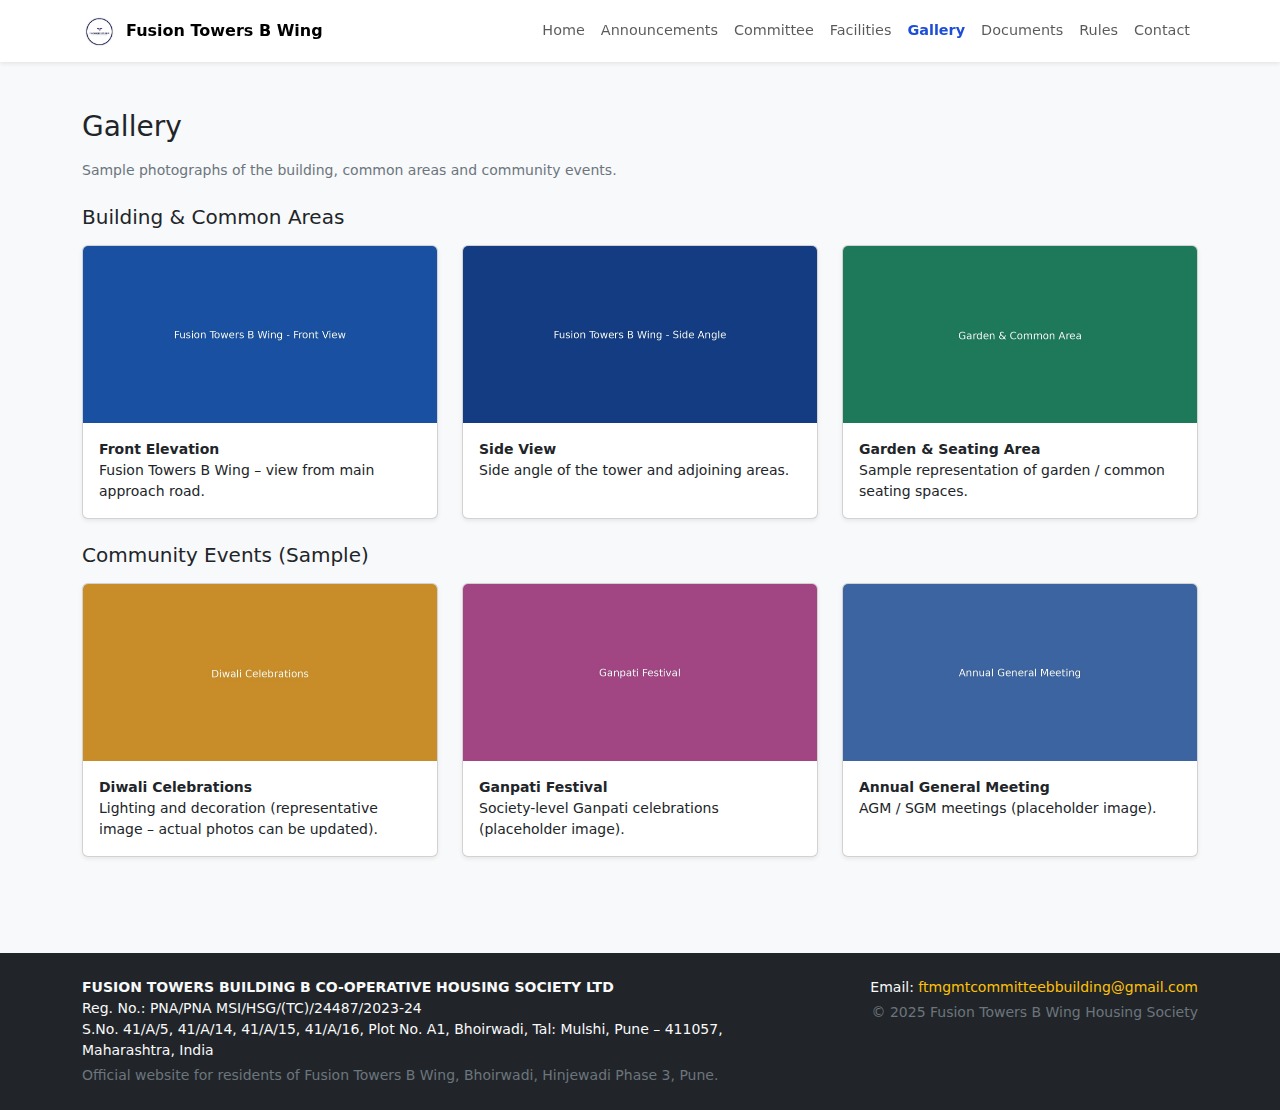
<file: gallery.html>
<!doctype html>
<html lang="en">
<head>
  <meta charset="UTF-8">
  <meta name="viewport" content="width=device-width, initial-scale=1">
  <title>Fusion Towers B Wing – Gallery</title>
  <meta name="description" content="Photo gallery of Fusion Towers B Wing building, common areas and community events.">
  <link href="https://cdn.jsdelivr.net/npm/bootstrap@5.3.3/dist/css/bootstrap.min.css" rel="stylesheet"
        integrity="sha384-QWTKZyjpPEjISv5WaRU9OFeRpok6YctnYmDr5pNlyT2bRjXh0JMhjY6hW+ALEwIH" crossorigin="anonymous">
  <link rel="stylesheet" href="assets/css/style.css">

</head>
<body class="bg-light">
  <nav class="navbar navbar-expand-lg navbar-light bg-white shadow-sm sticky-top">
    <div class="container">
      <a class="navbar-brand d-flex align-items-center" href="index.html">
        <img src="images/logo.png" alt="Fusion Towers Logo" class="me-2 brand-logo">
        <span class="fw-semibold">Fusion Towers B Wing</span>
      </a>
      <button class="navbar-toggler" type="button" data-bs-toggle="collapse" data-bs-target="#mainNavbar"
              aria-controls="mainNavbar" aria-expanded="false" aria-label="Toggle navigation">
        <span class="navbar-toggler-icon"></span>
      </button>
      <div class="collapse navbar-collapse" id="mainNavbar">
        <ul class="navbar-nav ms-auto mb-2 mb-lg-0">
            <li class="nav-item"><a class="nav-link" href="index.html">Home</a></li>
            <li class="nav-item"><a class="nav-link" href="announcements.html">Announcements</a></li>
            <li class="nav-item"><a class="nav-link" href="committee.html">Committee</a></li>
            <li class="nav-item"><a class="nav-link" href="facilities.html">Facilities</a></li>
            <li class="nav-item"><a class="nav-link active" href="gallery.html">Gallery</a></li>
            <li class="nav-item"><a class="nav-link" href="documents.html">Documents</a></li>
            <li class="nav-item"><a class="nav-link" href="rules.html">Rules</a></li>
            <li class="nav-item"><a class="nav-link" href="contact.html">Contact</a></li>
        </ul>
      </div>
    </div>
  </nav>

  <main class="py-5">
    <div class="container">
      <h1 class="h3 mb-3">Gallery</h1>
      <p class="text-secondary small mb-4">Sample photographs of the building, common areas and community events.</p>

      <h2 class="h5 mb-3">Building & Common Areas</h2>
      <div class="row g-4 mb-4">
        <div class="col-md-4">
          <div class="card shadow-sm h-100">
            <img src="images/building-main.jpg" class="card-img-top" alt="Front view">
            <div class="card-body small">
              <strong>Front Elevation</strong><br>
              Fusion Towers B Wing – view from main approach road.
            </div>
          </div>
        </div>
        <div class="col-md-4">
          <div class="card shadow-sm h-100">
            <img src="images/building-side.jpg" class="card-img-top" alt="Side view">
            <div class="card-body small">
              <strong>Side View</strong><br>
              Side angle of the tower and adjoining areas.
            </div>
          </div>
        </div>
        <div class="col-md-4">
          <div class="card shadow-sm h-100">
            <img src="images/garden.jpg" class="card-img-top" alt="Garden">
            <div class="card-body small">
              <strong>Garden & Seating Area</strong><br>
              Sample representation of garden / common seating spaces.
            </div>
          </div>
        </div>
      </div>

      <h2 class="h5 mb-3">Community Events (Sample)</h2>
      <div class="row g-4">
        <div class="col-md-4">
          <div class="card shadow-sm h-100">
            <img src="images/event-diwali.jpg" class="card-img-top" alt="Diwali">
            <div class="card-body small">
              <strong>Diwali Celebrations</strong><br>
              Lighting and decoration (representative image – actual photos can be updated).
            </div>
          </div>
        </div>
        <div class="col-md-4">
          <div class="card shadow-sm h-100">
            <img src="images/event-ganpati.jpg" class="card-img-top" alt="Ganpati">
            <div class="card-body small">
              <strong>Ganpati Festival</strong><br>
              Society-level Ganpati celebrations (placeholder image).
            </div>
          </div>
        </div>
        <div class="col-md-4">
          <div class="card shadow-sm h-100">
            <img src="images/event-agm.jpg" class="card-img-top" alt="AGM">
            <div class="card-body small">
              <strong>Annual General Meeting</strong><br>
              AGM / SGM meetings (placeholder image).
            </div>
          </div>
        </div>
      </div>
    </div>
  </main>
  <footer class="bg-dark text-light mt-5">
    <div class="container py-4 small">
      <div class="row">
        <div class="col-md-8">
          <p class="mb-1">
            <strong>FUSION TOWERS BUILDING B CO-OPERATIVE HOUSING SOCIETY LTD</strong><br>
            Reg. No.: PNA/PNA MSI/HSG/(TC)/24487/2023-24<br>
            S.No. 41/A/5, 41/A/14, 41/A/15, 41/A/16, Plot No. A1, Bhoirwadi, Tal: Mulshi, Pune – 411057, Maharashtra, India
          </p>
          <p class="mb-0 text-secondary">
            Official website for residents of Fusion Towers B Wing, Bhoirwadi, Hinjewadi Phase 3, Pune.
          </p>
        </div>
        <div class="col-md-4 text-md-end mt-3 mt-md-0">
          <p class="mb-1">Email: <a href="mailto:ftmgmtcommitteebbuilding@gmail.com" class="text-decoration-none text-warning">ftmgmtcommitteebbuilding@gmail.com</a></p>
          <p class="mb-0 text-secondary">© 2025 Fusion Towers B Wing Housing Society</p>
        </div>
      </div>
    </div>
  </footer>
  <script src="https://cdn.jsdelivr.net/npm/bootstrap@5.3.3/dist/js/bootstrap.bundle.min.js"
          integrity="sha384-YvpcrYf0tY3lHB60NNkmXc5s9fDVZLESaAA55NDzOxhy9GkcIdslK1eN7N6jIeHz"
          crossorigin="anonymous"></script>
  <script src="assets/js/main.js"></script>

</body>
</html>
</file>
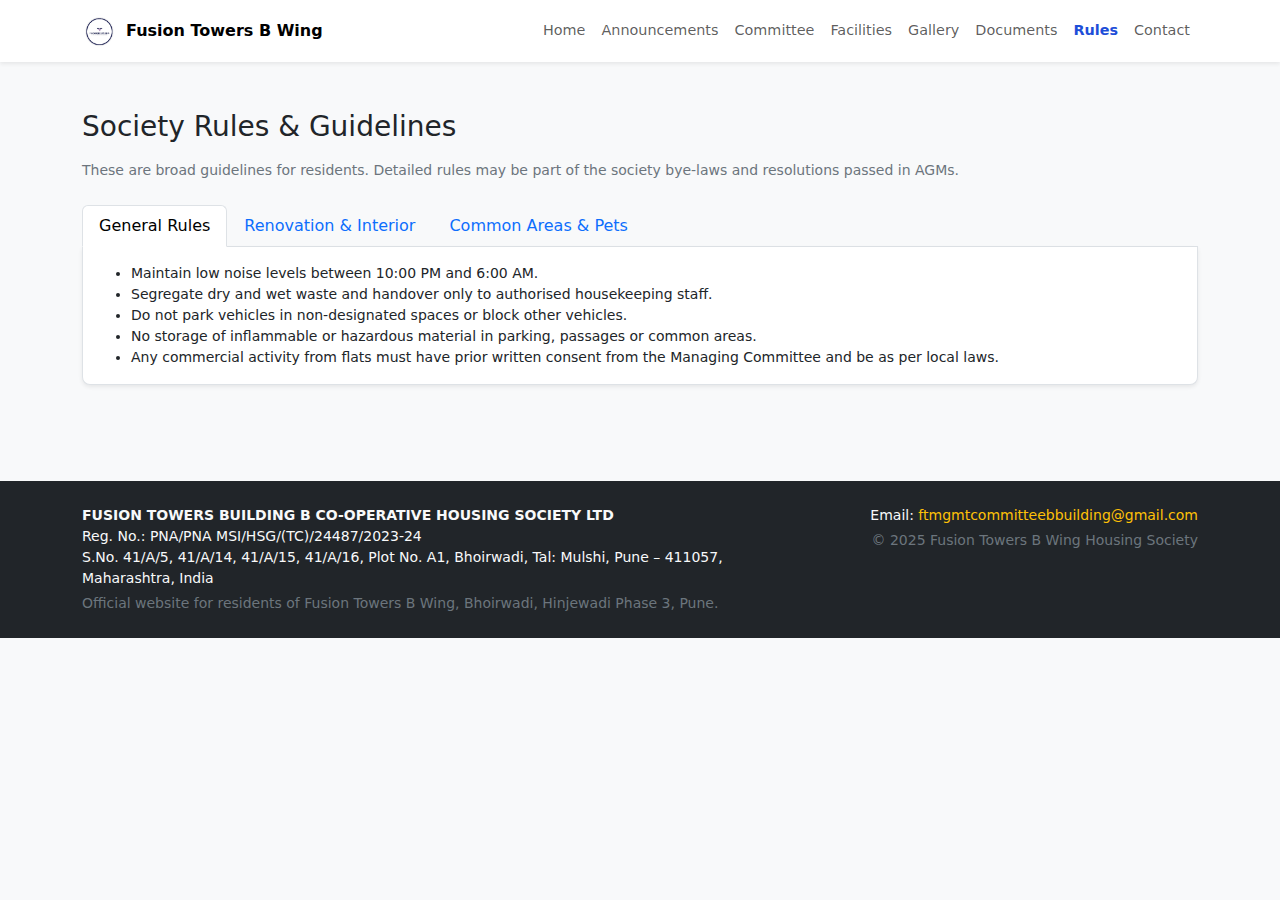
<file: rules.html>
<!doctype html>
<html lang="en">
<head>
  <meta charset="UTF-8">
  <meta name="viewport" content="width=device-width, initial-scale=1">
  <title>Fusion Towers B Wing – Rules & Guidelines</title>
  <meta name="description" content="Rules and guidelines for residents of Fusion Towers B Wing Housing Society, Pune.">
  <link href="https://cdn.jsdelivr.net/npm/bootstrap@5.3.3/dist/css/bootstrap.min.css" rel="stylesheet"
        integrity="sha384-QWTKZyjpPEjISv5WaRU9OFeRpok6YctnYmDr5pNlyT2bRjXh0JMhjY6hW+ALEwIH" crossorigin="anonymous">
  <link rel="stylesheet" href="assets/css/style.css">

</head>
<body class="bg-light">
  <nav class="navbar navbar-expand-lg navbar-light bg-white shadow-sm sticky-top">
    <div class="container">
      <a class="navbar-brand d-flex align-items-center" href="index.html">
        <img src="images/logo.png" alt="Fusion Towers Logo" class="me-2 brand-logo">
        <span class="fw-semibold">Fusion Towers B Wing</span>
      </a>
      <button class="navbar-toggler" type="button" data-bs-toggle="collapse" data-bs-target="#mainNavbar"
              aria-controls="mainNavbar" aria-expanded="false" aria-label="Toggle navigation">
        <span class="navbar-toggler-icon"></span>
      </button>
      <div class="collapse navbar-collapse" id="mainNavbar">
        <ul class="navbar-nav ms-auto mb-2 mb-lg-0">
            <li class="nav-item"><a class="nav-link" href="index.html">Home</a></li>
            <li class="nav-item"><a class="nav-link" href="announcements.html">Announcements</a></li>
            <li class="nav-item"><a class="nav-link" href="committee.html">Committee</a></li>
            <li class="nav-item"><a class="nav-link" href="facilities.html">Facilities</a></li>
            <li class="nav-item"><a class="nav-link" href="gallery.html">Gallery</a></li>
            <li class="nav-item"><a class="nav-link" href="documents.html">Documents</a></li>
            <li class="nav-item"><a class="nav-link active" href="rules.html">Rules</a></li>
            <li class="nav-item"><a class="nav-link" href="contact.html">Contact</a></li>
        </ul>
      </div>
    </div>
  </nav>

  <main class="py-5">
    <div class="container">
      <h1 class="h3 mb-3">Society Rules & Guidelines</h1>
      <p class="text-secondary small mb-4">These are broad guidelines for residents. Detailed rules may be part of the society bye-laws and resolutions passed in AGMs.</p>

      <ul class="nav nav-tabs" id="rulesTabs" role="tablist">
        <li class="nav-item" role="presentation">
          <button class="nav-link active" id="general-tab" data-bs-toggle="tab" data-bs-target="#general" type="button" role="tab">General Rules</button>
        </li>
        <li class="nav-item" role="presentation">
          <button class="nav-link" id="renovation-tab" data-bs-toggle="tab" data-bs-target="#renovation" type="button" role="tab">Renovation & Interior</button>
        </li>
        <li class="nav-item" role="presentation">
          <button class="nav-link" id="common-tab" data-bs-toggle="tab" data-bs-target="#common" type="button" role="tab">Common Areas & Pets</button>
        </li>
      </ul>
      <div class="tab-content border border-top-0 rounded-bottom-3 bg-white p-3 small shadow-sm" id="rulesTabsContent">
        <div class="tab-pane fade show active" id="general" role="tabpanel" aria-labelledby="general-tab">
          <ul class="mb-0">
            <li>Maintain low noise levels between 10:00 PM and 6:00 AM.</li>
            <li>Segregate dry and wet waste and handover only to authorised housekeeping staff.</li>
            <li>Do not park vehicles in non-designated spaces or block other vehicles.</li>
            <li>No storage of inflammable or hazardous material in parking, passages or common areas.</li>
            <li>Any commercial activity from flats must have prior written consent from the Managing Committee and be as per local laws.</li>
          </ul>
        </div>
        <div class="tab-pane fade" id="renovation" role="tabpanel" aria-labelledby="renovation-tab">
          <ul class="mb-0">
            <li>Interior and renovation work is allowed only between 9:00 AM and 6:00 PM, Monday to Saturday (excluding public holidays, if so decided by the MC).</li>
            <li>Contractors and labourers must be registered at the security gate and carry valid identification.</li>
            <li>No structural changes affecting beams, columns, slabs or external elevation are allowed.</li>
            <li>Lift padding is mandatory for shifting materials and furniture; any damage will be chargeable.</li>
            <li>All debris must be disposed of outside the society premises by the owner/contractor.</li>
          </ul>
        </div>
        <div class="tab-pane fade" id="common" role="tabpanel" aria-labelledby="common-tab">
          <ul class="mb-0">
            <li>Pets must be on leash in common areas and lifts; owners are responsible for cleanliness and hygiene.</li>
            <li>Children should avoid playing in driveways and parking areas where vehicle movement happens.</li>
            <li>No permanent storage of personal items (shoes, cycles, cabinets, etc.) in corridors, staircases or lift lobbies.</li>
            <li>Use of loudspeakers or sound systems in common areas requires prior permission from the Managing Committee.</li>
          </ul>
        </div>
      </div>
    </div>
  </main>
  <footer class="bg-dark text-light mt-5">
    <div class="container py-4 small">
      <div class="row">
        <div class="col-md-8">
          <p class="mb-1">
            <strong>FUSION TOWERS BUILDING B CO-OPERATIVE HOUSING SOCIETY LTD</strong><br>
            Reg. No.: PNA/PNA MSI/HSG/(TC)/24487/2023-24<br>
            S.No. 41/A/5, 41/A/14, 41/A/15, 41/A/16, Plot No. A1, Bhoirwadi, Tal: Mulshi, Pune – 411057, Maharashtra, India
          </p>
          <p class="mb-0 text-secondary">
            Official website for residents of Fusion Towers B Wing, Bhoirwadi, Hinjewadi Phase 3, Pune.
          </p>
        </div>
        <div class="col-md-4 text-md-end mt-3 mt-md-0">
          <p class="mb-1">Email: <a href="mailto:ftmgmtcommitteebbuilding@gmail.com" class="text-decoration-none text-warning">ftmgmtcommitteebbuilding@gmail.com</a></p>
          <p class="mb-0 text-secondary">© 2025 Fusion Towers B Wing Housing Society</p>
        </div>
      </div>
    </div>
  </footer>
  <script src="https://cdn.jsdelivr.net/npm/bootstrap@5.3.3/dist/js/bootstrap.bundle.min.js"
          integrity="sha384-YvpcrYf0tY3lHB60NNkmXc5s9fDVZLESaAA55NDzOxhy9GkcIdslK1eN7N6jIeHz"
          crossorigin="anonymous"></script>
  <script src="assets/js/main.js"></script>

</body>
</html>
</file>
<file: assets/css/style.css>
body {
  font-family: system-ui, -apple-system, BlinkMacSystemFont, "Segoe UI", sans-serif;
}

.brand-logo {
  width: 36px;
  height: 36px;
  border-radius: 50%;
  object-fit: contain;
}

.hero-card img {
  object-fit: cover;
  height: 260px;
}

.navbar-light .navbar-nav .nav-link.active {
  color: #1d4ed8;
  font-weight: 600;
}

.navbar-light .navbar-nav .nav-link {
  font-size: 0.9rem;
}

.navbar-light .navbar-brand {
  font-size: 1rem;
}

footer a {
  color: #fbbf24;
}
footer a:hover {
  color: #facc15;
}
</file>
